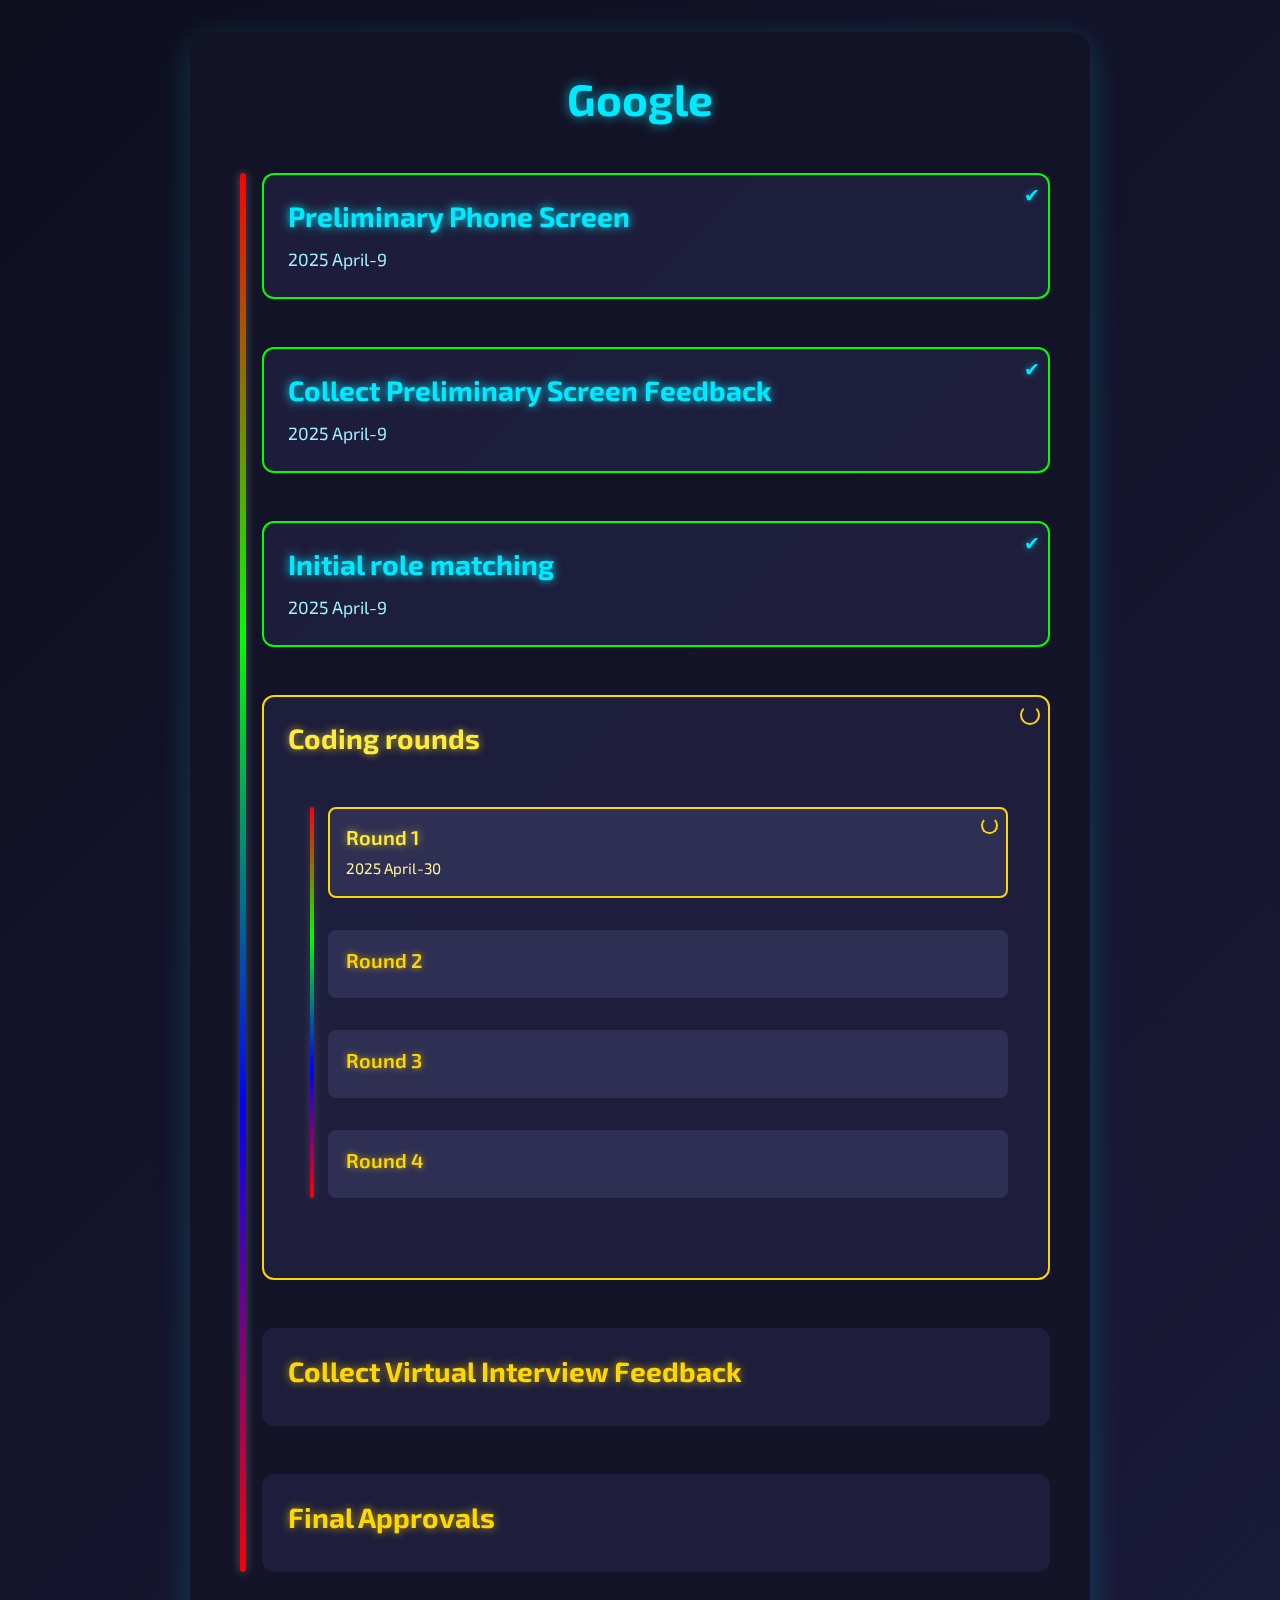
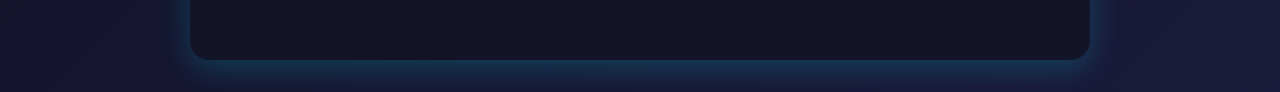
<file: process/google.html>
<!DOCTYPE html>
<html lang="en">
<head>
  <meta charset="UTF-8" />
  <meta name="viewport" content="width=device-width, initial-scale=1.0"/>
  <title>Google Interview Timeline</title>
  <style>
    @import url('https://fonts.googleapis.com/css2?family=Exo+2:wght@400;600;700&display=swap');

    * {
      margin: 0;
      padding: 0;
      box-sizing: border-box;
    }

    body {
      font-family: 'Exo 2', sans-serif;
      background: linear-gradient(135deg, #0e0e1f 0%, #1a1a3a 100%);
      color: #fff;
      padding: 2rem;
      min-height: 100vh;
      display: flex;
      justify-content: center;
      align-items: center;
    }

    .container {
      max-width: 900px;
      width: 100%;
      background: rgba(20, 20, 40, 0.9);
      border-radius: 20px;
      padding: 2.5rem;
      box-shadow: 0 8px 32px rgba(0, 234, 255, 0.2);
      backdrop-filter: blur(10px);
    }

    h1 {
      text-align: center;
      font-size: 2.75rem;
      color: #00eaff;
      margin-bottom: 3rem;
      font-weight: 700;
      text-shadow: 0 0 12px rgba(0, 234, 255, 0.7);
    }

    .timeline {
      position: relative;
      padding-left: 2rem;
    }

    .step {
      position: relative;
      margin-bottom: 3rem;
      padding: 1.5rem;
      background: rgba(40, 40, 80, 0.5);
      border-radius: 12px;
      transition: transform 0.3s ease, box-shadow 0.3s ease;
      cursor: pointer;
      border: 2px solid transparent;
    }

    .step:hover {
      transform: translateY(-6px);
      box-shadow: 0 8px 20px rgba(0, 234, 255, 0.3);
    }

    .step.completed {
      border: 2px solid #00ff00;
      animation: glow 2s infinite;
    }

    .step.in-progress {
      border: 2px solid #ffd700;
      animation: pulse 1.5s infinite;
    }

    @keyframes glow {
      0% { border-color: #ff0000; box-shadow: 0 0 8px #ff0000; }
      33% { border-color: #00ff00; box-shadow: 0 0 8px #00ff00; }
      66% { border-color: #0000ff; box-shadow: 0 0 8px #0000ff; }
      100% { border-color: #ff0000; box-shadow: 0 0 8px #ff0000; }
    }

    @keyframes pulse {
      0% { box-shadow: 0 0 0 0 rgba(255, 215, 0, 0.7); }
      70% { box-shadow: 0 0 0 10px rgba(255, 215, 0, 0); }
      100% { box-shadow: 0 0 0 0 rgba(255, 215, 0, 0); }
    }

    .step.completed::after {
      content: '✔';
      position: absolute;
      top: 0.5rem;
      right: 0.5rem;
      font-size: 1.2rem;
      color: #00eaff;
      text-shadow: 0 0 6px rgba(0, 234, 255, 0.7);
    }

    .step.in-progress::after {
      content: '';
      position: absolute;
      top: 0.5rem;
      right: 0.5rem;
      width: 1rem;
      height: 1rem;
      border: 2px solid #ffd700;
      border-top-color: transparent;
      border-radius: 50%;
      animation: spin 1s linear infinite;
    }

    @keyframes spin {
      to { transform: rotate(360deg); }
    }

    .content h2 {
      font-size: 1.75rem;
      font-weight: 700;
      color: #ffd700;
      margin-bottom: 0.75rem;
      text-shadow: 0 0 8px rgba(255, 215, 0, 0.7);
    }

    .content p {
      font-size: 1.1rem;
      color: #ccc;
      line-height: 1.6;
    }

    .step.completed h2 {
      color: #00eaff;
      text-shadow: 0 0 10px rgba(0, 234, 255, 1);
    }

    .step.completed p {
      color: #a0f0ff;
    }

    .step.in-progress h2 {
      color: #ffeb3b;
      text-shadow: 0 0 8px rgba(255, 235, 59, 0.7);
    }

    .step.in-progress p {
      color: #fff59d;
    }

    .timeline::before {
      content: '';
      position: absolute;
      left: 10px;
      top: 0;
      bottom: 0;
      width: 6px;
      background: linear-gradient(to bottom, #ff0000, #00ff00, #0000ff, #ff0000);
      border-radius: 3px;
      box-shadow: 0 0 10px rgba(255, 255, 255, 0.3);
    }

    .expandable-content {
      max-height: 0;
      overflow: hidden;
      transition: max-height 0.5s ease-out, padding 0.5s ease-out;
      padding: 0 1rem;
    }

    .expandable-content.active {
      max-height: 800px;
      padding: 1.5rem 1rem;
    }

    .sub-timeline {
      position: relative;
      padding-left: 1.5rem;
      margin-top: 1rem;
    }

    .sub-step {
      position: relative;
      margin-bottom: 2rem;
      padding: 1rem;
      background: rgba(60, 60, 100, 0.6);
      border-radius: 8px;
      transition: transform 0.3s ease, box-shadow 0.3s ease;
      border: 2px solid transparent;
    }

    .sub-step:hover {
      transform: translateY(-4px);
      box-shadow: 0 6px 15px rgba(0, 234, 255, 0.2);
    }

    .sub-step.completed {
      border: 2px solid #00ff00;
      animation: glow 2s infinite;
    }

    .sub-step.in-progress {
      border: 2px solid #ffd700;
      animation: pulse 1.5s infinite;
    }

    .sub-step.completed::after {
      content: '✔';
      position: absolute;
      top: 0.5rem;
      right: 0.5rem;
      font-size: 1rem;
      color: #00eaff;
      text-shadow: 0 0 6px rgba(0, 234, 255, 0.7);
    }

    .sub-step.in-progress::after {
      content: '';
      position: absolute;
      top: 0.5rem;
      right: 0.5rem;
      width: 0.8rem;
      height: 0.8rem;
      border: 2px solid #ffd700;
      border-top-color: transparent;
      border-radius: 50%;
      animation: spin 1s linear infinite;
    }

    .sub-step.completed h3 {
      color: #00eaff;
      text-shadow: 0 0 8px rgba(0, 234, 255, 1);
    }

    .sub-step.completed p {
      color: #a0f0ff;
    }

    .sub-step.in-progress h3 {
      color: #ffeb3b;
      text-shadow: 0 0 8px rgba(255, 235, 59, 0.7);
    }

    .sub-step.in-progress p {
      color: #fff59d;
    }

    .sub-timeline::before {
      content: '';
      position: absolute;
      left: 6px;
      top: 0;
      bottom: 0;
      width: 4px;
      background: linear-gradient(to bottom, #ff0000, #00ff00, #0000ff, #ff0000);
      border-radius: 2px;
      box-shadow: 0 0 8px rgba(255, 255, 255, 0.2);
    }

    .sub-content h3 {
      font-size: 1.25rem;
      font-weight: 600;
      color: #ffd700;
      margin-bottom: 0.5rem;
      text-shadow: 0 0 6px rgba(255, 215, 0, 0.7);
    }

    .sub-content p {
      font-size: 0.95rem;
      color: #ccc;
      line-height: 1.5;
    }

    @media (max-width: 600px) {
      body {
        padding: 1rem;
      }

      .container {
        padding: 1.5rem;
        border-radius: 16px;
      }

      h1 {
        font-size: 2rem;
        margin-bottom: 2rem;
      }

      .timeline {
        padding-left: 1.5rem;
      }

      .step {
        margin-bottom: 2rem;
        padding: 1rem;
      }

      .content h2 {
        font-size: 1.5rem;
      }

      .content p {
        font-size: 0.95rem;
      }

      .timeline::before {
        left: 7px;
        width: 4px;
      }

      .expandable-content.active {
        max-height: 1000px;
      }

      .sub-timeline {
        padding-left: 1rem;
      }

      .sub-timeline::before {
        left: 4px;
        width: 3px;
      }

      .sub-content h3 {
        font-size: 1.1rem;
      }

      .sub-content p {
        font-size: 0.85rem;
      }

      .step.completed::after,
      .sub-step.completed::after {
        font-size: 0.9rem;
        top: 0.3rem;
        right: 0.3rem;
      }

      .step.in-progress::after,
      .sub-step.in-progress::after {
        width: 0.7rem;
        height: 0.7rem;
        top: 0.3rem;
        right: 0.3rem;
      }
    }
  </style>
</head>
<body>
  <div class="container">
    <h1>Google</h1>
    <div class="timeline">
      <div class="step completed">
        <div class="content">
          <h2>Preliminary Phone Screen</h2>
          <p>2025 April-9</p>
        </div>
      </div>

      <div class="step completed">
        <div class="content">
          <h2>Collect Preliminary Screen Feedback</h2>
          <p>2025 April-9</p>
        </div>
      </div>

      <div class="step completed">
        <div class="content">
          <h2>Initial role matching</h2>
          <p>2025 April-9</p>
        </div>
      </div>

      <div class="step in-progress" onclick="toggleExpand(this)">
        <div class="content">
          <h2>Coding rounds</h2>
          <div class="expandable-content active">
            <div class="sub-timeline">
              <div class="sub-step in-progress">
                <div class="sub-content">
                  <h3>Round 1</h3>
                  <p>2025 April-30</p>
                </div>
              </div>
              <div class="sub-step ">
                <div class="sub-content">
                  <h3>Round 2</h3>
                </div>
              </div>
              <div class="sub-step">
                <div class="sub-content">
                  <h3>Round 3</h3>
                </div>
              </div>
              <div class="sub-step">
                <div class="sub-content">
                  <h3>Round 4</h3>
                </div>
              </div>
            </div>
          </div>
        </div>
      </div>

      <div class="step">
        <div class="content">
          <h2>Collect Virtual Interview Feedback</h2>
        </div>
      </div>

      <div class="step">
        <div class="content">
          <h2>Final Approvals</h2>
        </div>
      </div>

    </div>
  </div>

  <script>
    function toggleExpand(element) {
      const content = element.querySelector('.expandable-content');
      content.classList.toggle('active');
    }
  </script>
</body>
</html>
</file>
